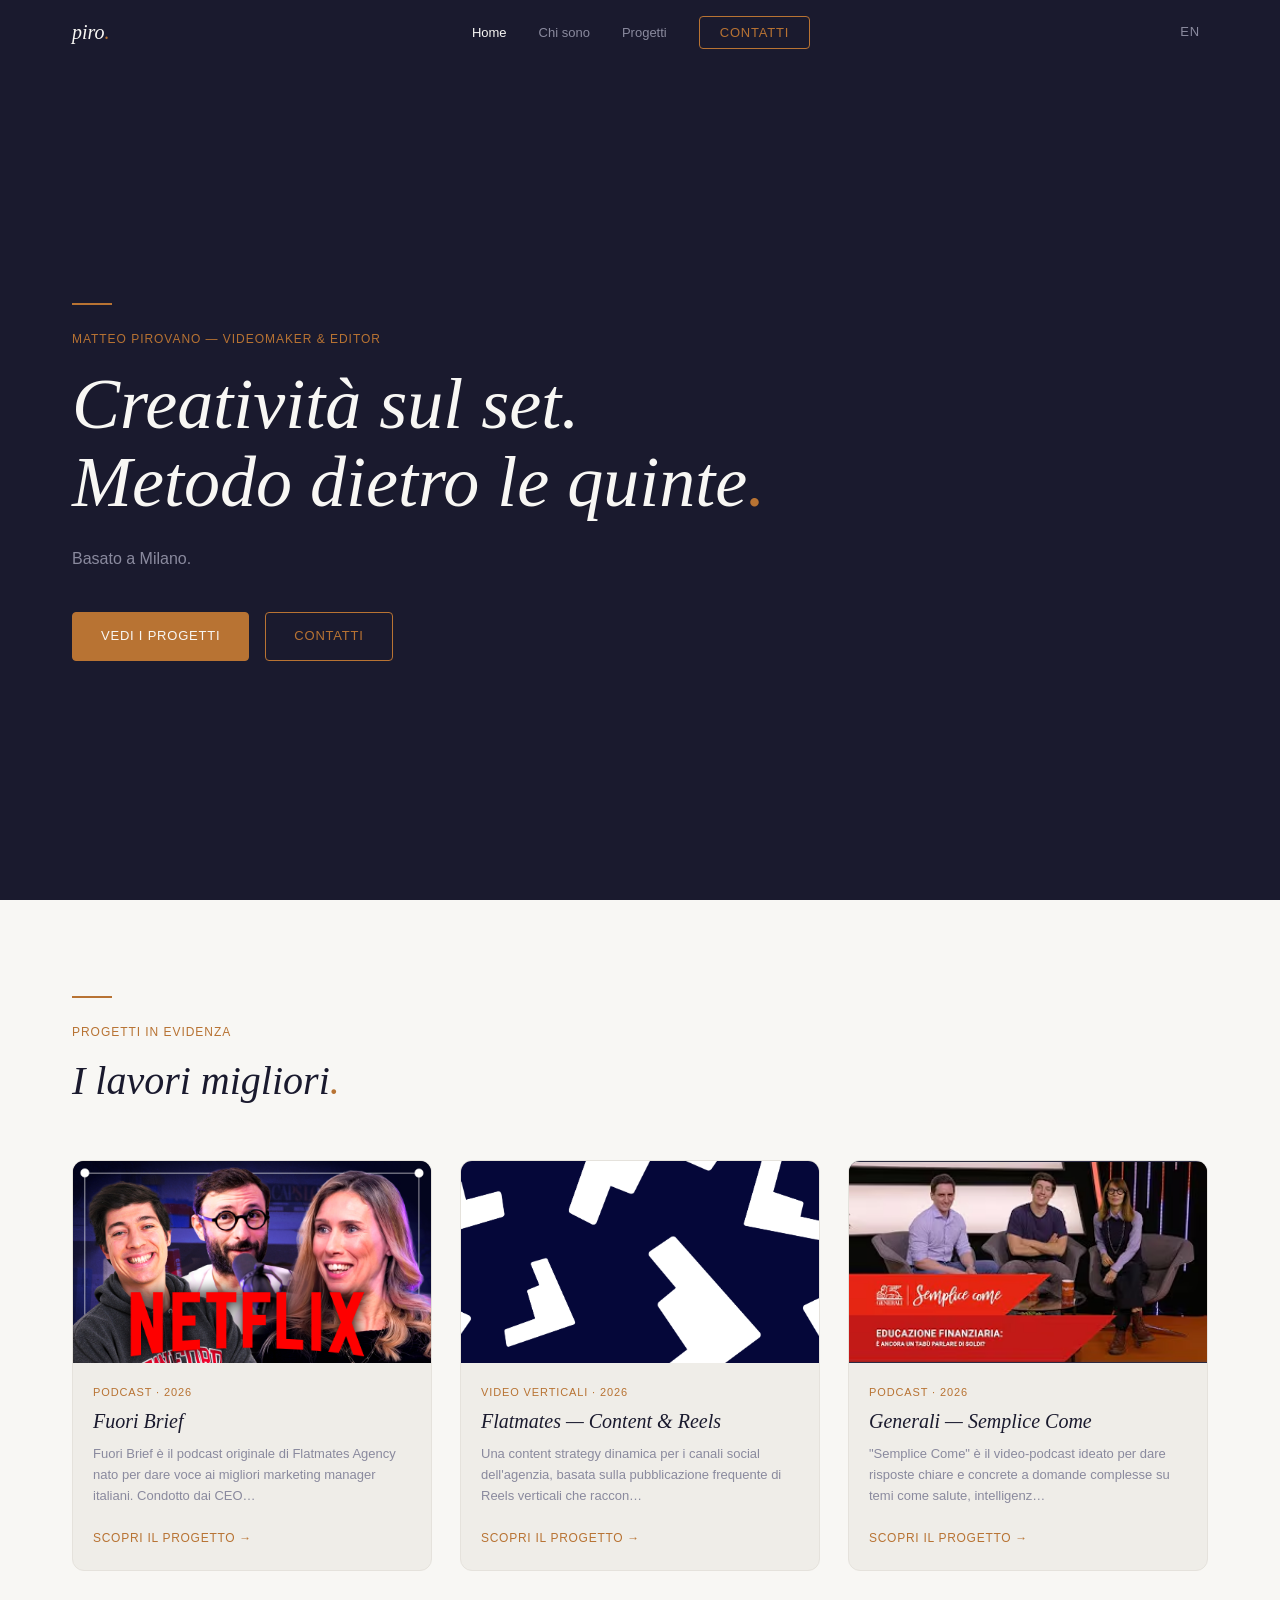
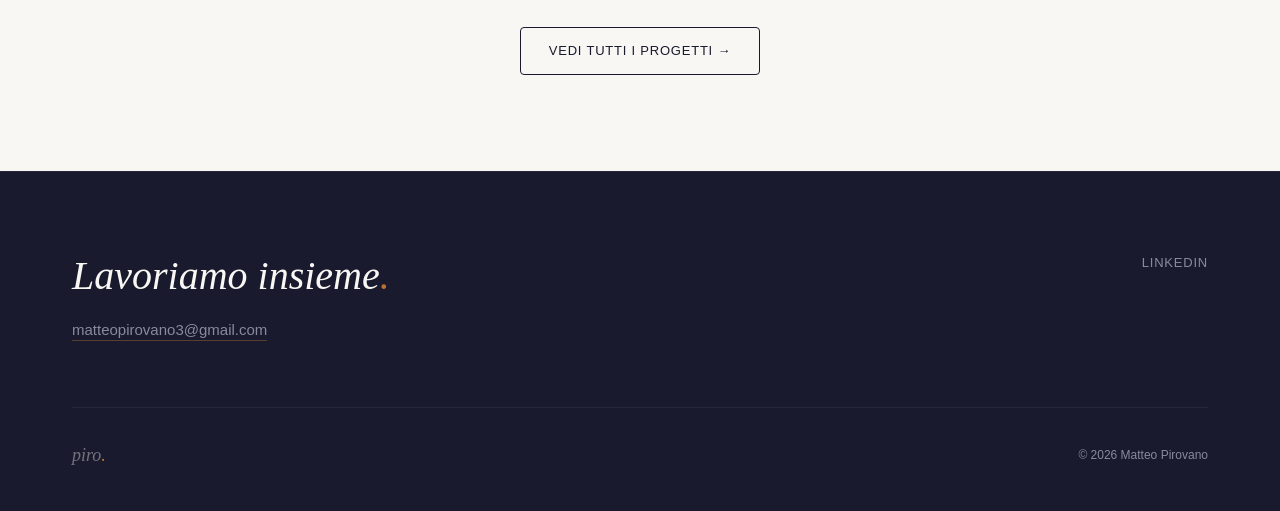
<file: index.html>
<!DOCTYPE html>
<html lang="it">
<head>
  <meta charset="UTF-8">
  <meta name="viewport" content="width=device-width, initial-scale=1.0">
  <title>piro. — Matteo Pirovano, Video Maker</title>
  <meta name="description" content="Portfolio di Matteo Pirovano — video maker specializzato in produzione di podcast, YouTube e social media. Basato a Milano.">
  <link rel="icon" type="image/png" sizes="32x32" href="favicon.png">
  <link rel="apple-touch-icon" sizes="180x180" href="apple-touch-icon.png">
  <link rel="stylesheet" href="css/style.css">
</head>
<body>

  <!-- ── Navigation ── -->
  <nav class="nav" id="nav">
    <div class="nav__inner container">
      <a href="index.html" class="nav__logo">piro<span class="copper-dot">.</span></a>
      <ul class="nav__links" id="navLinks">
        <li><a href="index.html" class="nav__link"
          data-it="Home" data-en="Home">Home</a></li>
        <li><a href="about.html" class="nav__link"
          data-it="Chi sono" data-en="About">Chi sono</a></li>
        <li><a href="projects.html" class="nav__link"
          data-it="Progetti" data-en="Projects">Progetti</a></li>
        <li><a href="contacts.html" class="nav__link nav__cta"
          data-it="Contatti" data-en="Contact">Contatti</a></li>
      </ul>
      <div class="nav__right">
        <button class="lang-toggle" id="langToggle" aria-label="Cambia lingua">
          <span id="langLabel">EN</span>
        </button>
        <button class="nav__hamburger" id="hamburger" aria-label="Menu" aria-expanded="false">
          <span></span><span></span><span></span>
        </button>
      </div>
    </div>
  </nav>

  <!-- ── Hero ── -->
  <section class="hero">
    <div class="container">
      <div class="section-divider"></div>
      <p class="overline"
        data-it="MATTEO PIROVANO — VIDEOMAKER &amp; EDITOR"
        data-en="MATTEO PIROVANO — VIDEOMAKER &amp; EDITOR">MATTEO PIROVANO — VIDEOMAKER &amp; EDITOR</p>
      <h1 class="hero__title">
        <span data-it="Creatività sul set." data-en="Creativity on set.">Creatività sul set.</span><br>
        <span data-it="Metodo dietro le quinte<span class=&quot;copper-dot&quot;>.</span>"
              data-en="Method behind the scenes<span class=&quot;copper-dot&quot;>.</span>">Metodo dietro le quinte<span class="copper-dot">.</span></span>
      </h1>
      <p class="hero__sub"
        data-it="Basato a Milano."
        data-en="Based in Milan.">
        Basato a Milano.
      </p>
      <div class="hero__cta">
        <a href="projects.html" class="btn btn--primary"
          data-it="Vedi i Progetti" data-en="View Projects">Vedi i Progetti</a>
        <a href="contacts.html" class="btn btn--secondary"
          data-it="Contatti" data-en="Contact">Contatti</a>
      </div>
    </div>
  </section>

  <!-- ── Showreel (temporaneamente disattivato — rimuovere i commenti per riattivare) ──
  <section class="reel">
    <div class="container">
      <div class="reel__wrapper">
        <div class="video-placeholder fade-in">
          <div class="video-placeholder__overlay">
            <button class="play-btn" aria-label="Play showreel">
              <svg viewBox="0 0 24 24" xmlns="http://www.w3.org/2000/svg" aria-hidden="true">
                <polygon points="6,3 20,12 6,21" fill="currentColor"/>
              </svg>
            </button>
            <p class="video-placeholder__label"
              data-it="SHOWREEL · 2025" data-en="SHOWREEL · 2025">SHOWREEL · 2025</p>
          </div>
        </div>
      </div>
    </div>
  </section>
  ──>

  <!-- ── Featured Projects ── -->
  <section class="section--light">
    <div class="container">
      <div class="section-header fade-in">
        <div class="section-divider"></div>
        <p class="overline"
          data-it="PROGETTI IN EVIDENZA" data-en="FEATURED WORK">PROGETTI IN EVIDENZA</p>
        <h2 class="section-title"
          data-it="I lavori migliori<span class=&quot;copper-dot&quot;>.</span>"
          data-en="The best work<span class=&quot;copper-dot&quot;>.</span>">
          I lavori migliori<span class="copper-dot">.</span>
        </h2>
      </div>
      <div class="cards-grid" id="featuredGrid">
        <!-- Populated by JS -->
      </div>
      <div class="section-footer fade-in">
        <a href="projects.html" class="btn btn--secondary--dark"
          data-it="Vedi tutti i progetti →" data-en="View all projects →">Vedi tutti i progetti →</a>
      </div>
    </div>
  </section>

  <!-- ── Footer ── -->
  <footer class="footer">
    <div class="container">
      <div class="footer__top">
        <div class="footer__left">
          <h2 class="footer__cta"
            data-it="Lavoriamo insieme<span class=&quot;copper-dot&quot;>.</span>"
            data-en="Let's work together<span class=&quot;copper-dot&quot;>.</span>">
            Lavoriamo insieme<span class="copper-dot">.</span>
          </h2>
          <a href="mailto:matteopirovano3@gmail.com" class="footer__email">matteopirovano3@gmail.com</a>
        </div>
        <div class="footer__right">
          <nav class="footer__socials" aria-label="Social links">
            <a href="https://www.linkedin.com/in/matteo-pirovano-8906a6246/" class="footer__social-link" target="_blank" rel="noopener">LinkedIn</a>
          </nav>
        </div>
      </div>
      <div class="footer__bottom">
        <a href="index.html" class="footer__logo">piro<span class="copper-dot">.</span></a>
        <p class="footer__copy"
          data-it="© 2026 Matteo Pirovano" data-en="© 2026 Matteo Pirovano">© 2026 Matteo Pirovano</p>
      </div>
    </div>
  </footer>

  <script src="js/data.js"></script>
  <script src="js/i18n.js"></script>
  <script src="js/main.js"></script>
</body>
</html>
</file>
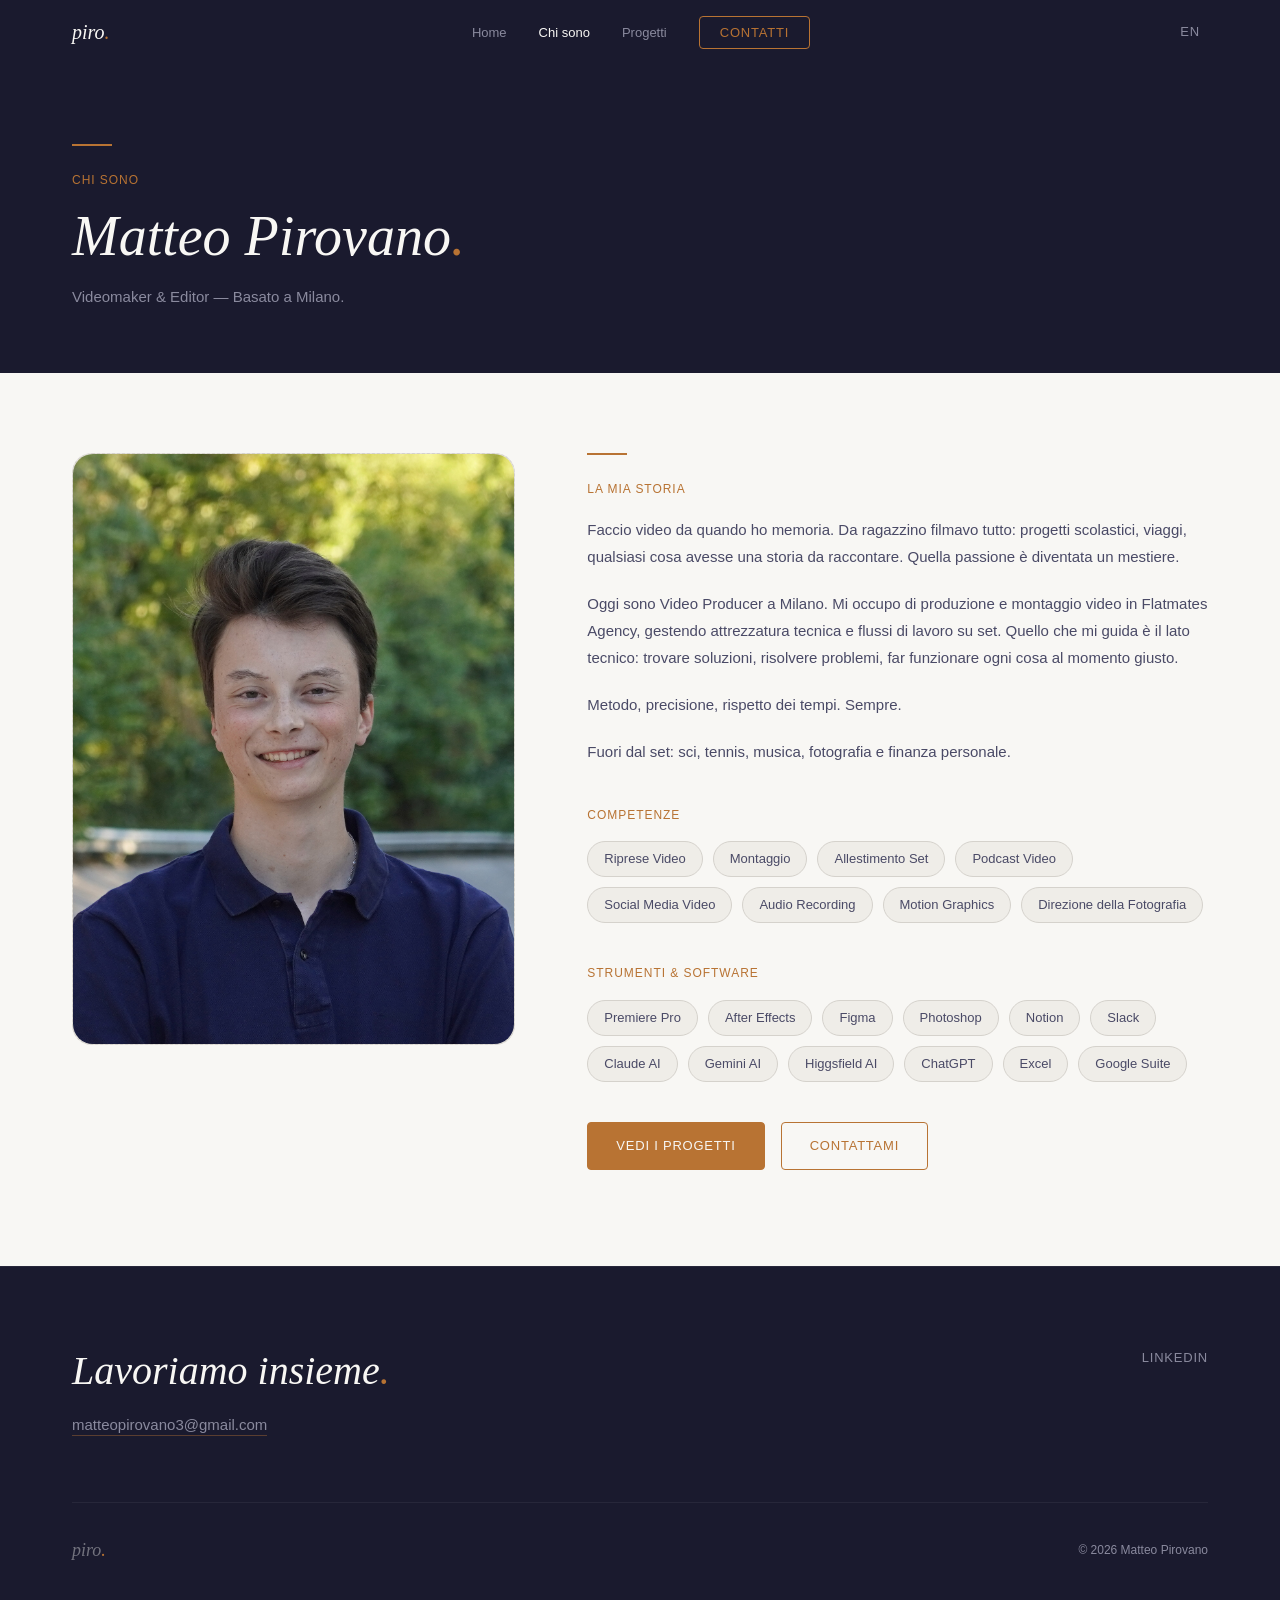
<file: about.html>
<!DOCTYPE html>
<html lang="it">
<head>
  <meta charset="UTF-8">
  <meta name="viewport" content="width=device-width, initial-scale=1.0">
  <title>piro. — Chi sono</title>
  <meta name="description" content="Chi è Matteo Pirovano — video maker e editor basato a Milano.">
  <link rel="icon" type="image/png" sizes="32x32" href="favicon.png">
  <link rel="apple-touch-icon" sizes="180x180" href="apple-touch-icon.png">
  <link rel="stylesheet" href="css/style.css">
</head>
<body>

  <!-- ── Navigation ── -->
  <nav class="nav" id="nav">
    <div class="nav__inner container">
      <a href="index.html" class="nav__logo">piro<span class="copper-dot">.</span></a>
      <ul class="nav__links" id="navLinks">
        <li><a href="index.html" class="nav__link"
          data-it="Home" data-en="Home">Home</a></li>
        <li><a href="about.html" class="nav__link"
          data-it="Chi sono" data-en="About">Chi sono</a></li>
        <li><a href="projects.html" class="nav__link"
          data-it="Progetti" data-en="Projects">Progetti</a></li>
        <li><a href="contacts.html" class="nav__link nav__cta"
          data-it="Contatti" data-en="Contact">Contatti</a></li>
      </ul>
      <div class="nav__right">
        <button class="lang-toggle" id="langToggle" aria-label="Cambia lingua">
          <span id="langLabel">EN</span>
        </button>
        <button class="nav__hamburger" id="hamburger" aria-label="Menu" aria-expanded="false">
          <span></span><span></span><span></span>
        </button>
      </div>
    </div>
  </nav>

  <!-- ── Page hero ── -->
  <section class="page-hero">
    <div class="container">
      <div class="section-divider"></div>
      <p class="overline"
        data-it="CHI SONO" data-en="ABOUT ME">CHI SONO</p>
      <h1 class="page-hero__title"
        data-it="Matteo Pirovano<span class=&quot;copper-dot&quot;>.</span>"
        data-en="Matteo Pirovano<span class=&quot;copper-dot&quot;>.">
        Matteo Pirovano<span class="copper-dot">.</span>
      </h1>
      <p class="page-hero__sub"
        data-it="Videomaker &amp; Editor — Basato a Milano."
        data-en="Videomaker &amp; Editor — Based in Milan.">
        Videomaker &amp; Editor — Basato a Milano.
      </p>
    </div>
  </section>

  <!-- ── About section ── -->
  <section class="about-section">
    <div class="container">

      <div class="about-grid">

        <!-- Photo -->
        <div class="about-photo fade-in">
          <div class="about-photo__placeholder">
            <img src="img/profile.jpg" alt="Matteo Pirovano">
          </div>
        </div>

        <!-- Bio -->
        <div class="about-bio fade-in">
          <div class="section-divider"></div>
          <p class="overline"
            data-it="LA MIA STORIA" data-en="MY STORY">LA MIA STORIA</p>

          <div class="about-bio__text">
            <p data-it="Faccio video da quando ho memoria. Da ragazzino filmavo tutto: progetti scolastici, viaggi, qualsiasi cosa avesse una storia da raccontare. Quella passione è diventata un mestiere."
               data-en="I've been making videos for as long as I can remember. As a kid I filmed everything: school projects, trips, anything that had a story worth telling. That passion became a profession.">
              Faccio video da quando ho memoria. Da ragazzino filmavo tutto: progetti scolastici, viaggi, qualsiasi cosa avesse una storia da raccontare. Quella passione è diventata un mestiere.
            </p>
            <p data-it="Oggi sono Video Producer a Milano. Mi occupo di produzione e montaggio video in Flatmates Agency, gestendo attrezzatura tecnica e flussi di lavoro su set. Quello che mi guida è il lato tecnico: trovare soluzioni, risolvere problemi, far funzionare ogni cosa al momento giusto."
               data-en="Today I'm a Video Producer based in Milan. I handle video production and editing at Flatmates Agency, managing technical equipment and on-set workflows. What drives me is the technical side: finding solutions, solving problems, making everything work at exactly the right moment.">
              Oggi sono Video Producer a Milano. Mi occupo di produzione e montaggio video in Flatmates Agency, gestendo attrezzatura tecnica e flussi di lavoro su set. Quello che mi guida è il lato tecnico: trovare soluzioni, risolvere problemi, far funzionare ogni cosa al momento giusto.
            </p>
            <p data-it="Metodo, precisione, rispetto dei tempi. Sempre."
               data-en="Method, precision, respect for deadlines. Always.">
              Metodo, precisione, rispetto dei tempi. Sempre.
            </p>
            <p data-it="Fuori dal set: sci, tennis, musica, fotografia e finanza personale."
               data-en="Off set: skiing, tennis, music, photography and personal finance.">
              Fuori dal set: sci, tennis, musica, fotografia e finanza personale.
            </p>
          </div>

          <div class="about-skills fade-in">
            <p class="overline" style="margin-top: 40px;"
              data-it="COMPETENZE" data-en="SKILLS">COMPETENZE</p>
            <div class="skills-list">
              <span class="skill-tag" data-it="Riprese Video" data-en="Video Shooting">Riprese Video</span>
              <span class="skill-tag" data-it="Montaggio" data-en="Video Editing">Montaggio</span>
              <span class="skill-tag" data-it="Allestimento Set" data-en="Set Design">Allestimento Set</span>
              <span class="skill-tag" data-it="Podcast Video" data-en="Video Podcast">Podcast Video</span>
              <span class="skill-tag" data-it="Social Media Video" data-en="Social Media Video">Social Media Video</span>
              <span class="skill-tag" data-it="Audio Recording" data-en="Audio Recording">Audio Recording</span>
              <span class="skill-tag" data-it="Motion Graphics" data-en="Motion Graphics">Motion Graphics</span>
              <span class="skill-tag" data-it="Direzione della Fotografia" data-en="Cinematography">Direzione della Fotografia</span>
            </div>
          </div>

          <div class="about-skills fade-in">
            <p class="overline" style="margin-top: 40px;"
              data-it="STRUMENTI &amp; SOFTWARE" data-en="TOOLS &amp; SOFTWARE">STRUMENTI &amp; SOFTWARE</p>
            <div class="skills-list">
              <span class="skill-tag">Premiere Pro</span>
              <span class="skill-tag">After Effects</span>
              <span class="skill-tag">Figma</span>
              <span class="skill-tag">Photoshop</span>
              <span class="skill-tag">Notion</span>
              <span class="skill-tag">Slack</span>
              <span class="skill-tag">Claude AI</span>
              <span class="skill-tag">Gemini AI</span>
              <span class="skill-tag">Higgsfield AI</span>
              <span class="skill-tag">ChatGPT</span>
              <span class="skill-tag">Excel</span>
              <span class="skill-tag">Google Suite</span>
            </div>
          </div>

          <div class="about-cta fade-in">
            <a href="projects.html" class="btn btn--primary"
              data-it="Vedi i Progetti" data-en="View Projects">Vedi i Progetti</a>
            <a href="contacts.html" class="btn btn--secondary"
              data-it="Contattami" data-en="Get in touch">Contattami</a>
          </div>
        </div>

      </div>
    </div>
  </section>

  <!-- ── Footer ── -->
  <footer class="footer">
    <div class="container">
      <div class="footer__top">
        <div class="footer__left">
          <h2 class="footer__cta"
            data-it="Lavoriamo insieme<span class=&quot;copper-dot&quot;>.</span>"
            data-en="Let's work together<span class=&quot;copper-dot&quot;>.</span>">
            Lavoriamo insieme<span class="copper-dot">.</span>
          </h2>
          <a href="mailto:matteopirovano3@gmail.com" class="footer__email">matteopirovano3@gmail.com</a>
        </div>
        <div class="footer__right">
          <nav class="footer__socials" aria-label="Social links">
            <a href="https://www.linkedin.com/in/matteo-pirovano-8906a6246/" class="footer__social-link" target="_blank" rel="noopener">LinkedIn</a>
          </nav>
        </div>
      </div>
      <div class="footer__bottom">
        <a href="index.html" class="footer__logo">piro<span class="copper-dot">.</span></a>
        <p class="footer__copy"
          data-it="© 2026 Matteo Pirovano" data-en="© 2026 Matteo Pirovano">© 2026 Matteo Pirovano</p>
      </div>
    </div>
  </footer>

  <script src="js/data.js"></script>
  <script src="js/i18n.js"></script>
  <script src="js/main.js"></script>
</body>
</html>
</file>
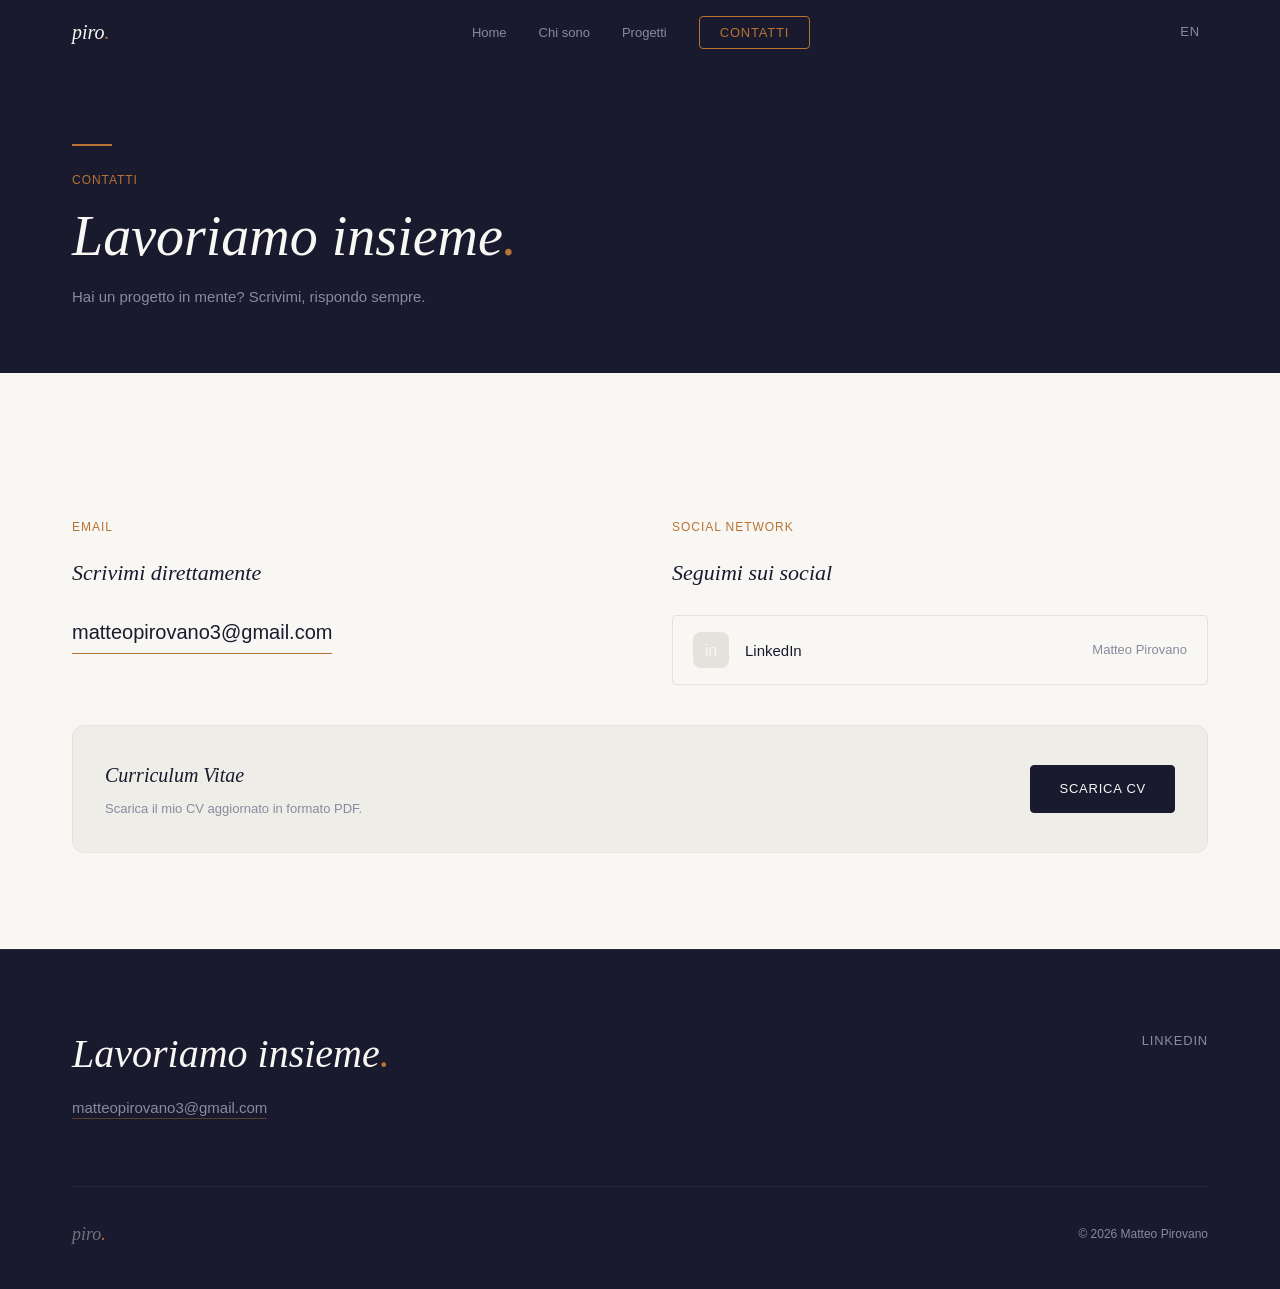
<file: contacts.html>
<!DOCTYPE html>
<html lang="it">
<head>
  <meta charset="UTF-8">
  <meta name="viewport" content="width=device-width, initial-scale=1.0">
  <title>piro. — Contatti</title>
  <meta name="description" content="Contatta Matteo Pirovano — video maker a Milano. Email, social e curriculum.">
  <link rel="icon" type="image/png" sizes="32x32" href="favicon.png">
  <link rel="apple-touch-icon" sizes="180x180" href="apple-touch-icon.png">
  <link rel="stylesheet" href="css/style.css">
</head>
<body>

  <!-- ── Navigation ── -->
  <nav class="nav" id="nav">
    <div class="nav__inner container">
      <a href="index.html" class="nav__logo">piro<span class="copper-dot">.</span></a>
      <ul class="nav__links" id="navLinks">
        <li><a href="index.html" class="nav__link"
          data-it="Home" data-en="Home">Home</a></li>
        <li><a href="about.html" class="nav__link"
          data-it="Chi sono" data-en="About">Chi sono</a></li>
        <li><a href="projects.html" class="nav__link"
          data-it="Progetti" data-en="Projects">Progetti</a></li>
        <li><a href="contacts.html" class="nav__link nav__cta"
          data-it="Contatti" data-en="Contact">Contatti</a></li>
      </ul>
      <div class="nav__right">
        <button class="lang-toggle" id="langToggle" aria-label="Cambia lingua">
          <span id="langLabel">EN</span>
        </button>
        <button class="nav__hamburger" id="hamburger" aria-label="Menu" aria-expanded="false">
          <span></span><span></span><span></span>
        </button>
      </div>
    </div>
  </nav>

  <!-- ── Page hero ── -->
  <section class="page-hero">
    <div class="container">
      <div class="section-divider"></div>
      <p class="overline"
        data-it="CONTATTI" data-en="CONTACT">CONTATTI</p>
      <h1 class="page-hero__title"
        data-it="Lavoriamo insieme<span class=&quot;copper-dot&quot;>.</span>"
        data-en="Let's work together<span class=&quot;copper-dot&quot;>.</span>">
        Lavoriamo insieme<span class="copper-dot">.</span>
      </h1>
      <p class="page-hero__sub"
        data-it="Hai un progetto in mente? Scrivimi, rispondo sempre."
        data-en="Have a project in mind? Write to me, I always reply.">
        Hai un progetto in mente? Scrivimi, rispondo sempre.
      </p>
    </div>
  </section>

  <!-- ── Contacts section ── -->
  <section class="contacts-section">
    <div class="container">

      <div class="contacts-grid">

        <!-- Email block -->
        <div class="fade-in">
          <p class="contacts-block__label"
            data-it="EMAIL" data-en="EMAIL">EMAIL</p>
          <h2 class="contacts-block__title"
            data-it="Scrivimi direttamente" data-en="Write to me directly">Scrivimi direttamente</h2>
          <a href="mailto:matteopirovano3@gmail.com" class="contacts-block__email">matteopirovano3@gmail.com</a>
        </div>

        <!-- Social block -->
        <div class="fade-in">
          <p class="contacts-block__label"
            data-it="SOCIAL NETWORK" data-en="SOCIAL NETWORK">SOCIAL NETWORK</p>
          <h2 class="contacts-block__title"
            data-it="Seguimi sui social" data-en="Follow me on social">Seguimi sui social</h2>
          <ul class="social-list">
            <li>
              <a href="https://www.linkedin.com/in/matteo-pirovano-8906a6246/" class="social-item" target="_blank" rel="noopener">
                <span class="social-item__icon">in</span>
                <span class="social-item__name">LinkedIn</span>
                <span class="social-item__handle">Matteo Pirovano</span>
              </a>
            </li>
          </ul>
        </div>

      </div>

      <!-- CV block -->
      <div class="cv-block fade-in">
        <div class="cv-block__text">
          <h3 class="cv-block__title"
            data-it="Curriculum Vitae" data-en="Curriculum Vitae">Curriculum Vitae</h3>
          <p class="cv-block__sub"
            data-it="Scarica il mio CV aggiornato in formato PDF."
            data-en="Download my updated CV in PDF format.">
            Scarica il mio CV aggiornato in formato PDF.
          </p>
        </div>
        <a href="matteo-pirovano-cv.pdf" class="btn btn--primary--dark" target="_blank" rel="noopener"
          data-it="Scarica CV" data-en="Download CV">Scarica CV</a>
      </div>

    </div>
  </section>

  <!-- ── Footer ── -->
  <footer class="footer">
    <div class="container">
      <div class="footer__top">
        <div class="footer__left">
          <h2 class="footer__cta"
            data-it="Lavoriamo insieme<span class=&quot;copper-dot&quot;>.</span>"
            data-en="Let's work together<span class=&quot;copper-dot&quot;>.</span>">
            Lavoriamo insieme<span class="copper-dot">.</span>
          </h2>
          <a href="mailto:matteopirovano3@gmail.com" class="footer__email">matteopirovano3@gmail.com</a>
        </div>
        <div class="footer__right">
          <nav class="footer__socials" aria-label="Social links">
            <a href="https://www.linkedin.com/in/matteo-pirovano-8906a6246/" class="footer__social-link" target="_blank" rel="noopener">LinkedIn</a>
          </nav>
        </div>
      </div>
      <div class="footer__bottom">
        <a href="index.html" class="footer__logo">piro<span class="copper-dot">.</span></a>
        <p class="footer__copy"
          data-it="© 2026 Matteo Pirovano" data-en="© 2026 Matteo Pirovano">© 2026 Matteo Pirovano</p>
      </div>
    </div>
  </footer>

  <script src="js/data.js"></script>
  <script src="js/i18n.js"></script>
  <script src="js/main.js"></script>
</body>
</html>
</file>
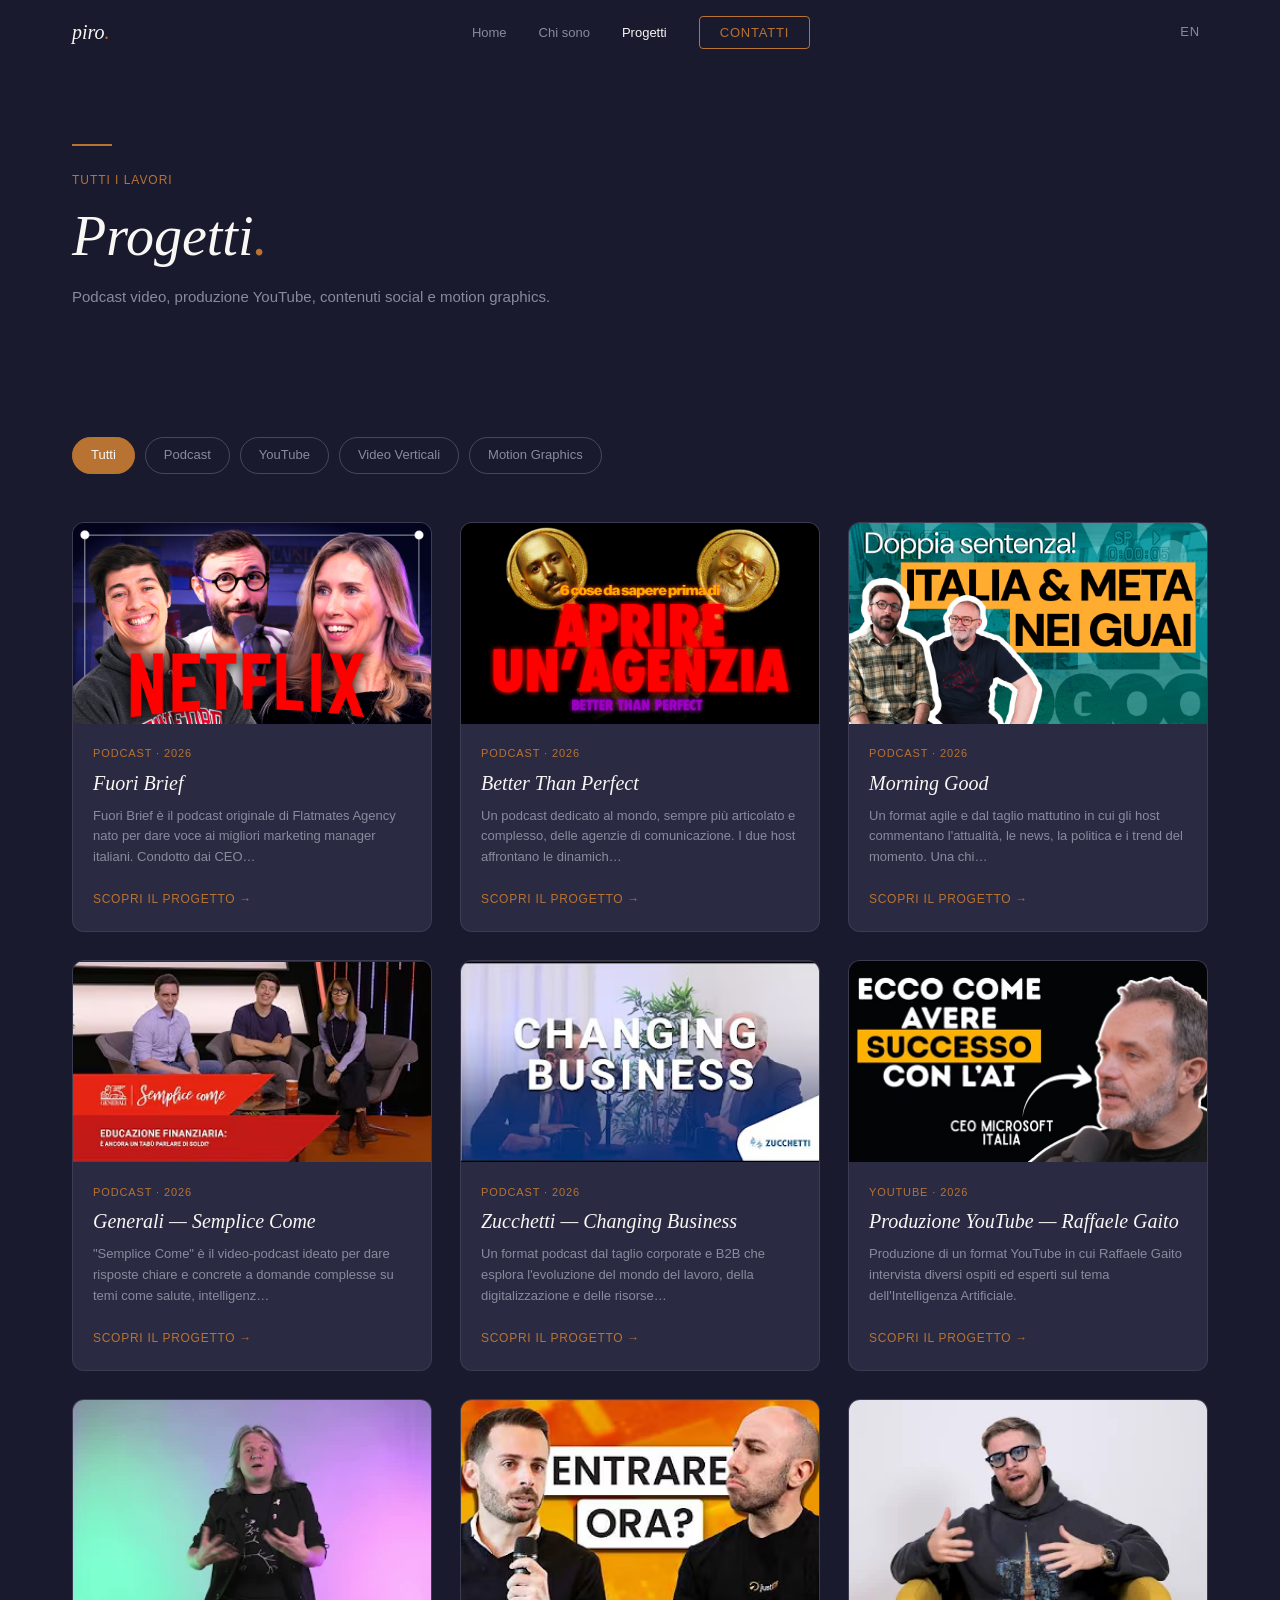
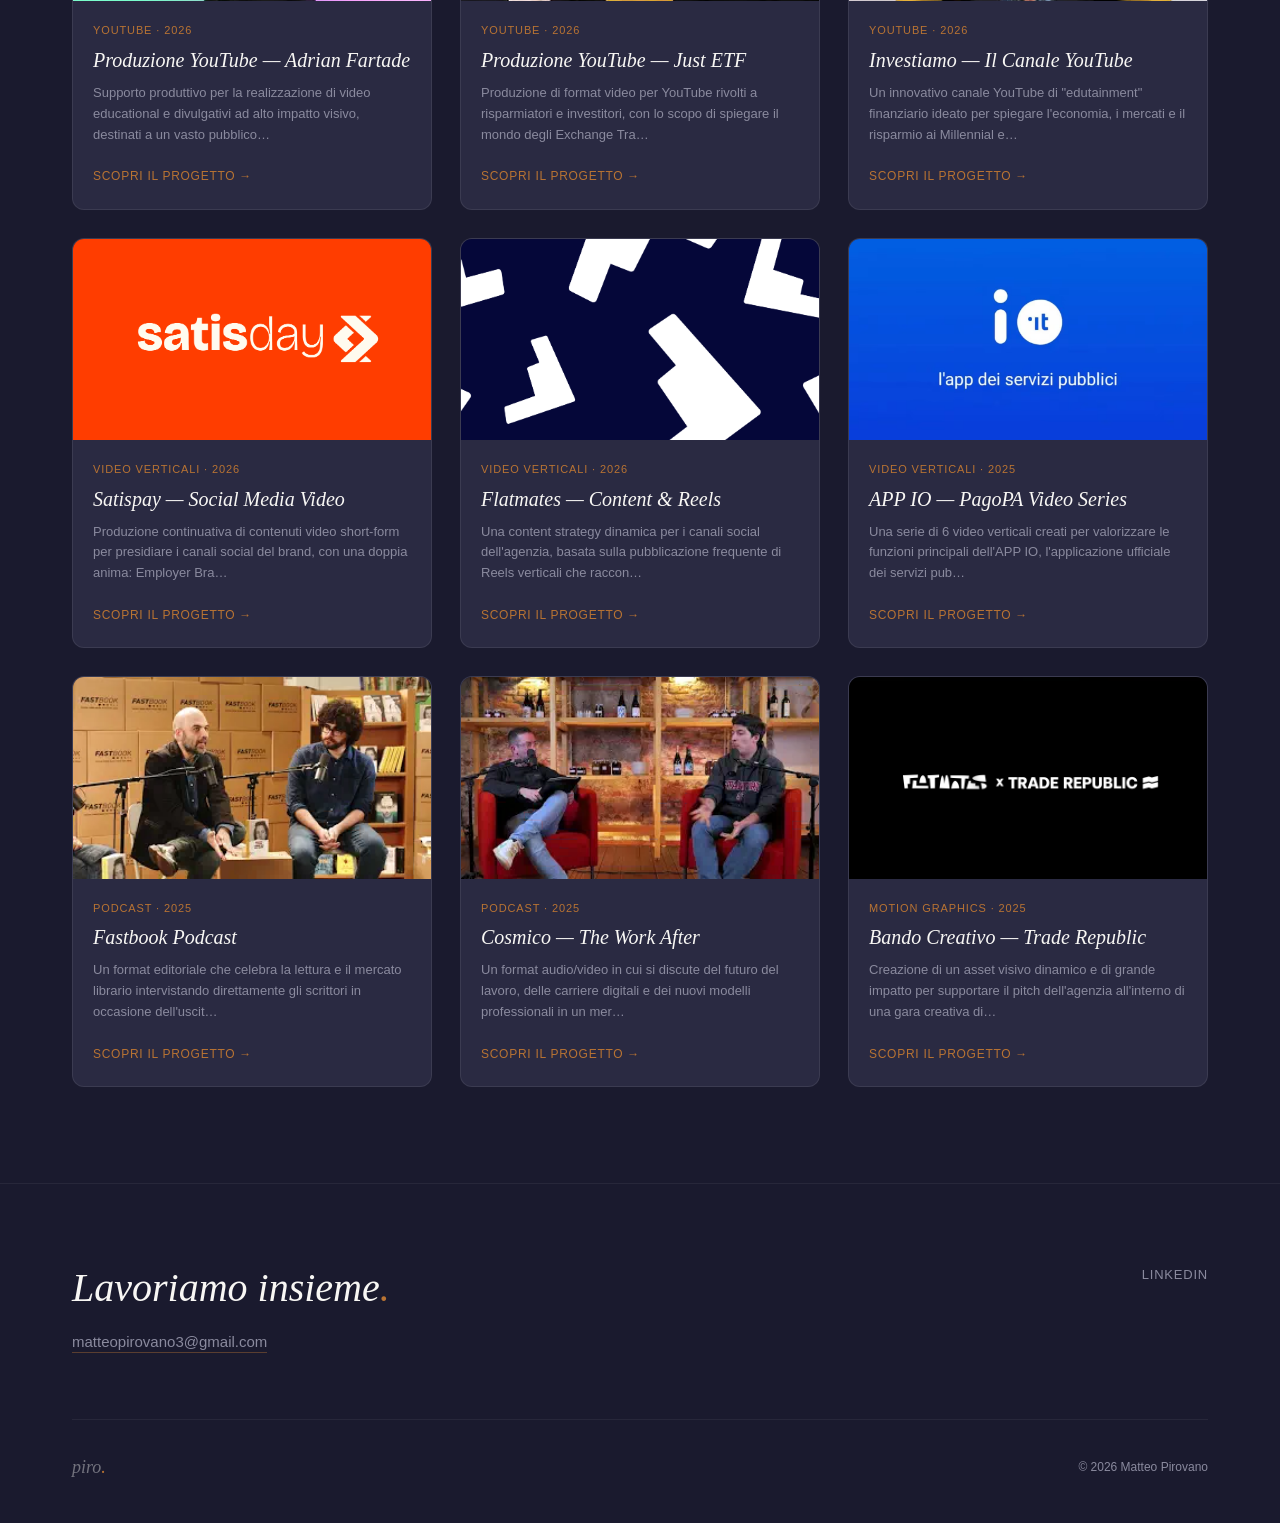
<file: projects.html>
<!DOCTYPE html>
<html lang="it">
<head>
  <meta charset="UTF-8">
  <meta name="viewport" content="width=device-width, initial-scale=1.0">
  <title>piro. — Progetti</title>
  <meta name="description" content="Tutti i progetti di Matteo Pirovano: podcast, YouTube, social media, motion graphics.">
  <link rel="icon" type="image/png" sizes="32x32" href="favicon.png">
  <link rel="apple-touch-icon" sizes="180x180" href="apple-touch-icon.png">
  <link rel="stylesheet" href="css/style.css">
</head>
<body>

  <!-- ── Navigation ── -->
  <nav class="nav" id="nav">
    <div class="nav__inner container">
      <a href="index.html" class="nav__logo">piro<span class="copper-dot">.</span></a>
      <ul class="nav__links" id="navLinks">
        <li><a href="index.html" class="nav__link"
          data-it="Home" data-en="Home">Home</a></li>
        <li><a href="about.html" class="nav__link"
          data-it="Chi sono" data-en="About">Chi sono</a></li>
        <li><a href="projects.html" class="nav__link"
          data-it="Progetti" data-en="Projects">Progetti</a></li>
        <li><a href="contacts.html" class="nav__link nav__cta"
          data-it="Contatti" data-en="Contact">Contatti</a></li>
      </ul>
      <div class="nav__right">
        <button class="lang-toggle" id="langToggle" aria-label="Cambia lingua">
          <span id="langLabel">EN</span>
        </button>
        <button class="nav__hamburger" id="hamburger" aria-label="Menu" aria-expanded="false">
          <span></span><span></span><span></span>
        </button>
      </div>
    </div>
  </nav>

  <!-- ── Page hero ── -->
  <section class="page-hero">
    <div class="container">
      <div class="section-divider"></div>
      <p class="overline"
        data-it="TUTTI I LAVORI" data-en="ALL WORK">TUTTI I LAVORI</p>
      <h1 class="page-hero__title"
        data-it="Progetti<span class=&quot;copper-dot&quot;>.</span>"
        data-en="Projects<span class=&quot;copper-dot&quot;>.</span>">
        Progetti<span class="copper-dot">.</span>
      </h1>
      <p class="page-hero__sub"
        data-it="Podcast video, produzione YouTube, contenuti social e motion graphics."
        data-en="Video podcasts, YouTube production, social content and motion graphics.">
        Podcast video, produzione YouTube, contenuti social e motion graphics.
      </p>
    </div>
  </section>

  <!-- ── Projects grid ── -->
  <section class="projects-section">
    <div class="container">

      <!-- Filter bar -->
      <div class="filter-bar" id="filterBar">
        <button class="filter-pill active" data-filter="all"
          data-it="Tutti" data-en="All">Tutti</button>
        <button class="filter-pill" data-filter="podcast"
          data-it="Podcast" data-en="Podcast">Podcast</button>
        <button class="filter-pill" data-filter="youtube"
          data-it="YouTube" data-en="YouTube">YouTube</button>
        <button class="filter-pill" data-filter="video verticali"
          data-it="Video Verticali" data-en="Vertical Video">Video Verticali</button>
        <button class="filter-pill" data-filter="motion graphics"
          data-it="Motion Graphics" data-en="Motion Graphics">Motion Graphics</button>
      </div>

      <!-- Cards -->
      <div class="cards-grid" id="projectsGrid">
        <!-- Populated by JS -->
      </div>

    </div>
  </section>

  <!-- ── Footer ── -->
  <footer class="footer">
    <div class="container">
      <div class="footer__top">
        <div class="footer__left">
          <h2 class="footer__cta"
            data-it="Lavoriamo insieme<span class=&quot;copper-dot&quot;>.</span>"
            data-en="Let's work together<span class=&quot;copper-dot&quot;>.</span>">
            Lavoriamo insieme<span class="copper-dot">.</span>
          </h2>
          <a href="mailto:matteopirovano3@gmail.com" class="footer__email">matteopirovano3@gmail.com</a>
        </div>
        <div class="footer__right">
          <nav class="footer__socials" aria-label="Social links">
            <a href="https://www.linkedin.com/in/matteo-pirovano-8906a6246/" class="footer__social-link" target="_blank" rel="noopener">LinkedIn</a>
          </nav>
        </div>
      </div>
      <div class="footer__bottom">
        <a href="index.html" class="footer__logo">piro<span class="copper-dot">.</span></a>
        <p class="footer__copy"
          data-it="© 2026 Matteo Pirovano" data-en="© 2026 Matteo Pirovano">© 2026 Matteo Pirovano</p>
      </div>
    </div>
  </footer>

  <script src="js/data.js"></script>
  <script src="js/i18n.js"></script>
  <script src="js/main.js"></script>
</body>
</html>
</file>
<file: css/style.css>
/* ── Reset & base ───────────────────────────────────────────────── */
*, *::before, *::after { box-sizing: border-box; margin: 0; padding: 0; }

:root {
  --ink:        #1A1A2E;
  --ink-700:    #2A2A42;
  --ink-500:    #4A4A66;
  --ink-300:    #8A8A9E;
  --snow:       #F8F7F4;
  --snow-200:   #EFEDE8;
  --snow-300:   #E5E2DC;
  --snow-400:   #D5D2CC;
  --copper:     #B87333;
  --copper-300: #D4A06A;
  --copper-600: #9A5F2A;

  --serif: Georgia, 'Times New Roman', serif;
  --sans:  'Helvetica Neue', Helvetica, Arial, sans-serif;

  --nav-h:    64px;
  --max-w:    1200px;
  --radius-c: 12px;
  --radius-b: 4px;
  --trans:    all 0.2s ease;
  --trans-s:  all 0.3s ease;
}

html { font-size: 16px; scroll-behavior: smooth; }

body {
  font-family: var(--sans);
  background: var(--ink);
  color: var(--snow);
  line-height: 1.7;
  -webkit-font-smoothing: antialiased;
}

a { color: inherit; text-decoration: none; }
img { display: block; max-width: 100%; }
ul { list-style: none; }
button { cursor: pointer; border: none; background: none; font: inherit; }

/* ── Layout ─────────────────────────────────────────────────────── */
.container {
  width: 100%;
  max-width: var(--max-w);
  margin: 0 auto;
  padding: 0 32px;
}

@media (max-width: 600px) {
  .container { padding: 0 20px; }
}

/* ── Typography ─────────────────────────────────────────────────── */
.overline {
  font-family: var(--sans);
  font-size: 12px;
  font-weight: 400;
  text-transform: uppercase;
  letter-spacing: 0.08em;
  color: var(--copper);
  display: block;
  margin-bottom: 16px;
}

h1, h2, h3 { font-family: var(--serif); font-style: italic; font-weight: normal; }

.copper-dot { color: var(--copper); }

/* ── Section divider ────────────────────────────────────────────── */
.section-divider {
  display: flex;
  align-items: center;
  gap: 0;
  margin-bottom: 24px;
}
.section-divider::before {
  content: '';
  display: block;
  width: 40px;
  height: 2px;
  background: var(--copper);
  margin-right: 0;
}

/* ── Navigation ─────────────────────────────────────────────────── */
.nav {
  position: fixed;
  top: 0; left: 0; right: 0;
  z-index: 100;
  height: var(--nav-h);
  background: var(--ink);
  transition: var(--trans);
}

.nav--scrolled {
  background: rgba(26, 26, 46, 0.88);
  backdrop-filter: blur(12px);
  -webkit-backdrop-filter: blur(12px);
  border-bottom: 1px solid rgba(248,247,244,0.06);
}

.nav__inner {
  height: 100%;
  display: flex;
  align-items: center;
  justify-content: space-between;
}

.nav__logo {
  font-family: var(--serif);
  font-style: italic;
  font-size: 20px;
  color: var(--snow);
  flex-shrink: 0;
}

.nav__links {
  display: flex;
  align-items: center;
  gap: 32px;
}

.nav__link {
  font-family: var(--sans);
  font-size: 13px;
  font-weight: 300;
  color: var(--ink-300);
  transition: var(--trans);
  white-space: nowrap;
}
.nav__link:hover,
.nav__link--active { color: var(--snow); font-weight: 400; }

.nav__cta {
  padding: 8px 20px;
  border: 1px solid var(--copper);
  border-radius: var(--radius-b);
  color: var(--copper) !important;
  font-weight: 400 !important;
  font-size: 13px;
  text-transform: uppercase;
  letter-spacing: 0.06em;
  transition: var(--trans);
}
.nav__cta:hover { background: var(--copper); color: var(--snow) !important; }

.nav__right {
  display: flex;
  align-items: center;
  gap: 16px;
}

.lang-toggle {
  font-family: var(--sans);
  font-size: 13px;
  font-weight: 400;
  color: var(--ink-300);
  text-transform: uppercase;
  letter-spacing: 0.06em;
  padding: 4px 8px;
  border-radius: var(--radius-b);
  transition: var(--trans);
}
.lang-toggle:hover { color: var(--snow); }

/* Hamburger */
.nav__hamburger {
  display: none;
  flex-direction: column;
  justify-content: space-between;
  width: 24px;
  height: 16px;
  padding: 0;
}
.nav__hamburger span {
  display: block;
  width: 100%;
  height: 1.5px;
  background: var(--snow);
  transition: var(--trans);
  transform-origin: center;
}
.nav__hamburger--open span:nth-child(1) { transform: translateY(7px) rotate(45deg); }
.nav__hamburger--open span:nth-child(2) { opacity: 0; }
.nav__hamburger--open span:nth-child(3) { transform: translateY(-7px) rotate(-45deg); }

@media (max-width: 768px) {
  .nav__hamburger { display: flex; }
  .nav__links {
    position: fixed;
    top: var(--nav-h); right: 0;
    width: 260px;
    height: calc(100vh - var(--nav-h));
    background: var(--ink-700);
    flex-direction: column;
    align-items: flex-start;
    padding: 40px 32px;
    gap: 28px;
    transform: translateX(100%);
    transition: transform 0.3s ease;
    border-left: 1px solid rgba(248,247,244,0.08);
  }
  .nav__links--open { transform: translateX(0); }
  .nav__link { font-size: 16px; }
}

/* ── Hero ───────────────────────────────────────────────────────── */
.hero {
  padding: calc(var(--nav-h) + 80px) 0 80px;
  background: var(--ink);
  min-height: 100vh;
  display: flex;
  align-items: center;
}

.hero__title {
  font-size: clamp(40px, 6vw, 72px);
  line-height: 1.08;
  color: var(--snow);
  margin-bottom: 24px;
  max-width: 780px;
}

.hero__sub {
  font-family: var(--sans);
  font-size: 16px;
  line-height: 1.7;
  color: var(--ink-300);
  max-width: 480px;
  margin-bottom: 40px;
}

.hero__cta {
  display: flex;
  gap: 16px;
  flex-wrap: wrap;
}

/* ── Buttons ────────────────────────────────────────────────────── */
.btn {
  display: inline-block;
  padding: 12px 28px;
  font-family: var(--sans);
  font-size: 13px;
  font-weight: 400;
  text-transform: uppercase;
  letter-spacing: 0.06em;
  border-radius: var(--radius-b);
  transition: var(--trans);
  border: 1px solid transparent;
  white-space: nowrap;
}

/* Primary on dark bg */
.btn--primary {
  background: var(--copper);
  color: var(--snow);
  border-color: var(--copper);
}
.btn--primary:hover { opacity: 0.85; transform: translateY(-1px); }
.btn--primary:active { opacity: 1; transform: scale(0.98); }

/* Secondary on dark bg */
.btn--secondary {
  background: transparent;
  color: var(--copper);
  border-color: var(--copper);
}
.btn--secondary:hover { opacity: 0.85; transform: translateY(-1px); }

/* Secondary on light bg */
.btn--secondary--dark {
  display: inline-block;
  padding: 12px 28px;
  font-family: var(--sans);
  font-size: 13px;
  font-weight: 400;
  text-transform: uppercase;
  letter-spacing: 0.06em;
  border-radius: var(--radius-b);
  transition: var(--trans);
  background: transparent;
  color: var(--ink);
  border: 1px solid var(--ink);
}
.btn--secondary--dark:hover { background: var(--ink); color: var(--snow); transform: translateY(-1px); }

/* Primary on light bg */
.btn--primary--dark {
  display: inline-block;
  padding: 12px 28px;
  font-family: var(--sans);
  font-size: 13px;
  font-weight: 400;
  text-transform: uppercase;
  letter-spacing: 0.06em;
  border-radius: var(--radius-b);
  transition: var(--trans);
  background: var(--ink);
  color: var(--snow);
  border: 1px solid var(--ink);
}
.btn--primary--dark:hover { opacity: 0.85; transform: translateY(-1px); }

/* ── Reel section ───────────────────────────────────────────────── */
.reel {
  background: var(--ink);
  padding: 0 0 96px;
}

.reel__wrapper { max-width: 900px; margin: 0 auto; }

.video-placeholder {
  position: relative;
  width: 100%;
  aspect-ratio: 16/9;
  background: var(--ink-700);
  border-radius: var(--radius-c);
  overflow: hidden;
  border: 1px solid rgba(184, 115, 51, 0.2);
}

.video-placeholder::before {
  content: '';
  position: absolute;
  inset: 0;
  background: radial-gradient(ellipse at center, rgba(184,115,51,0.07) 0%, transparent 70%);
}

.video-placeholder__overlay {
  position: absolute;
  inset: 0;
  display: flex;
  flex-direction: column;
  align-items: center;
  justify-content: center;
  gap: 20px;
}

.play-btn {
  width: 72px;
  height: 72px;
  border-radius: 50%;
  background: rgba(184,115,51,0.15);
  border: 2px solid var(--copper);
  display: flex;
  align-items: center;
  justify-content: center;
  color: var(--copper);
  font-size: 24px;
  transition: var(--trans);
  padding-left: 4px;
}
.play-btn:hover { background: var(--copper); color: var(--snow); transform: scale(1.08); }

.play-btn svg { width: 24px; height: 24px; }

.video-placeholder__label {
  font-family: var(--sans);
  font-size: 12px;
  text-transform: uppercase;
  letter-spacing: 0.12em;
  color: var(--ink-300);
}

/* ── Featured / Section light ───────────────────────────────────── */
.section--light {
  background: var(--snow);
  color: var(--ink);
  padding: 96px 0;
}

.section--dark {
  background: var(--ink);
  padding: 96px 0;
}

.section-header { margin-bottom: 56px; }

.section-header .section-divider::before { background: var(--copper); }

.section-title {
  font-size: clamp(28px, 4vw, 40px);
  line-height: 1.15;
  color: var(--ink);
  margin-top: 8px;
}

.section-title--light { color: var(--snow); }

.section-footer {
  margin-top: 56px;
  text-align: center;
}

/* ── Cards grid ─────────────────────────────────────────────────── */
.cards-grid {
  display: grid;
  grid-template-columns: repeat(auto-fill, minmax(280px, 1fr));
  gap: 28px;
}

/* ── Card ───────────────────────────────────────────────────────── */
.card {
  border-radius: var(--radius-c);
  overflow: hidden;
  background: var(--snow-200);
  border: 1px solid var(--snow-300);
  transition: var(--trans-s);
}

.section--dark .card,
.projects-section .card {
  background: var(--ink-700);
  border-color: rgba(248,247,244,0.08);
}

.card:hover {
  transform: translateY(-4px);
  box-shadow: 0 12px 40px rgba(0, 0, 0, 0.18);
}

.card__link { display: block; height: 100%; }

.card__image {
  width: 100%;
  aspect-ratio: 16/9;
  overflow: hidden;
  background: var(--ink-700);
}

.card__image img {
  width: 100%;
  height: 100%;
  object-fit: contain;
  display: block;
  transition: transform 0.4s ease;
}

.card:hover .card__image img { transform: scale(1.03); }

.card__image-inner {
  width: 100%;
  height: 100%;
  background: var(--ink-500);
  display: flex;
  align-items: center;
  justify-content: center;
  position: relative;
}

.card__play {
  font-size: 28px;
  color: rgba(184,115,51,0.6);
  transition: var(--trans);
}
.card:hover .card__play { color: var(--copper); transform: scale(1.15); }

.card__play--lg { font-size: 48px; }


.card__content { padding: 20px; }

.card__category {
  margin-bottom: 8px;
  font-size: 11px;
  color: var(--copper);
}

.card__title {
  font-family: var(--serif);
  font-style: italic;
  font-size: 20px;
  line-height: 1.25;
  color: var(--ink);
  margin-bottom: 10px;
}

/* Dark bg cards (projects page + dark sections) */
.section--dark .card__title,
.projects-section .card__title { color: var(--snow); }

.card__desc {
  font-family: var(--sans);
  font-size: 13px;
  line-height: 1.6;
  color: var(--ink-300);
  margin-bottom: 16px;
}

.section--dark .card__desc { color: rgba(248,247,244,0.55); }

.card__cta-text {
  font-family: var(--sans);
  font-size: 12px;
  text-transform: uppercase;
  letter-spacing: 0.06em;
  color: var(--copper);
}

/* ── Page hero (for inner pages) ────────────────────────────────── */
.page-hero {
  padding: calc(var(--nav-h) + 80px) 0 64px;
  background: var(--ink);
}

.page-hero__title {
  font-size: clamp(32px, 5vw, 56px);
  line-height: 1.1;
  color: var(--snow);
  max-width: 600px;
}

.page-hero__sub {
  font-family: var(--sans);
  font-size: 15px;
  color: var(--ink-300);
  margin-top: 16px;
  max-width: 480px;
}

/* ── Projects page ──────────────────────────────────────────────── */
.projects-section {
  background: var(--ink);
  padding: 64px 0 96px;
}

.filter-bar {
  display: flex;
  flex-wrap: wrap;
  gap: 10px;
  margin-bottom: 48px;
}

.filter-pill {
  font-family: var(--sans);
  font-size: 13px;
  padding: 6px 18px;
  border-radius: 999px;
  border: 1px solid rgba(248,247,244,0.2);
  color: var(--ink-300);
  cursor: pointer;
  transition: var(--trans);
  background: transparent;
}
.filter-pill:hover { border-color: var(--copper); color: var(--copper); }
.filter-pill.active {
  background: var(--copper);
  border-color: var(--copper);
  color: var(--snow);
}

.no-results {
  font-family: var(--sans);
  font-size: 15px;
  color: var(--ink-300);
  grid-column: 1/-1;
  padding: 40px 0;
}

/* ── Project detail ─────────────────────────────────────────────── */
.detail__hero {
  background: var(--ink);
  padding-top: var(--nav-h);
}

.detail__video-wrap {
  max-width: 960px;
  margin: 0 auto;
  padding: 40px 32px 0;
}

.detail__video-placeholder {
  width: 100%;
  aspect-ratio: 16/9;
  background: var(--ink-700);
  border-radius: 24px;
  border: 1px solid rgba(184,115,51,0.2);
  display: flex;
  flex-direction: column;
  align-items: center;
  justify-content: center;
  gap: 16px;
  position: relative;
  overflow: hidden;
}
.detail__video-placeholder::before {
  content: '';
  position: absolute;
  inset: 0;
  background: radial-gradient(ellipse at center, rgba(184,115,51,0.07) 0%, transparent 70%);
}

/* YouTube embed */
.detail__embed-wrap {
  width: 100%;
  aspect-ratio: 16/9;
  border-radius: 24px;
  overflow: hidden;
  position: relative;
  background: #000;
}
.detail__embed-wrap iframe {
  position: absolute;
  top: 0; left: 0;
  width: 100%; height: 100%;
  border: 0;
  display: block;
}

/* ── Dual social banners (vertical format) ───────────────────── */
.detail__dual-banner {
  display: grid;
  grid-template-columns: 1fr 1fr;
  gap: 16px;
  width: 100%;
  max-width: 600px;
  margin: 0 auto;
}

.detail__banner {
  display: block;
  aspect-ratio: 9/16;
  border-radius: 24px;
  overflow: hidden;
  position: relative;
  transition: var(--trans);
  text-decoration: none;
}
.detail__banner:hover { transform: translateY(-4px); box-shadow: 0 16px 40px rgba(0,0,0,0.35); }

/* LinkedIn — brand blue */
.detail__banner--li {
  background: linear-gradient(160deg, #0A66C2 0%, #004182 100%);
}

/* Instagram — brand gradient */
.detail__banner--ig {
  background: linear-gradient(160deg, #405DE6 0%, #833AB4 35%, #C13584 60%, #F77737 100%);
}

.detail__banner-inner {
  position: absolute;
  inset: 0;
  display: flex;
  flex-direction: column;
  align-items: center;
  justify-content: center;
  gap: 12px;
  padding: 24px;
  background: rgba(0,0,0,0.18);
}

.detail__banner-icon {
  width: 48px;
  height: 48px;
  flex-shrink: 0;
}

.detail__banner-platform {
  font-family: var(--sans);
  font-size: 11px;
  text-transform: uppercase;
  letter-spacing: 0.1em;
  color: rgba(255,255,255,0.6);
}

.detail__banner-handle {
  font-family: var(--sans);
  font-size: 18px;
  font-weight: 300;
  color: #fff;
  text-align: center;
}

.detail__banner-cta {
  font-family: var(--sans);
  font-size: 12px;
  text-transform: uppercase;
  letter-spacing: 0.08em;
  color: rgba(255,255,255,0.75);
  border: 1px solid rgba(255,255,255,0.35);
  padding: 7px 16px;
  border-radius: 999px;
  transition: var(--trans);
}
.detail__banner:hover .detail__banner-cta {
  background: rgba(255,255,255,0.15);
  color: #fff;
}

@media (max-width: 480px) {
  .detail__dual-banner { max-width: 100%; gap: 12px; }
}

/* Instagram preview */
.detail__ig-preview {
  display: block;
  width: 100%;
  aspect-ratio: 16/9;
  border-radius: 24px;
  overflow: hidden;
  background: linear-gradient(135deg, #405DE6 0%, #833AB4 30%, #C13584 55%, #E1306C 75%, #F77737 100%);
  position: relative;
  transition: var(--trans);
}
.detail__ig-preview:hover { opacity: 0.92; transform: scale(1.005); }

.detail__ig-inner {
  position: absolute;
  inset: 0;
  display: flex;
  flex-direction: column;
  align-items: center;
  justify-content: center;
  gap: 16px;
  background: rgba(0,0,0,0.22);
}

.detail__ig-icon {
  width: 56px;
  height: 56px;
}

.detail__ig-handle {
  font-family: var(--sans);
  font-size: 20px;
  font-weight: 300;
  color: #fff;
  letter-spacing: 0.02em;
}

.detail__ig-cta {
  font-family: var(--sans);
  font-size: 13px;
  text-transform: uppercase;
  letter-spacing: 0.08em;
  color: rgba(255,255,255,0.75);
  border: 1px solid rgba(255,255,255,0.4);
  padding: 8px 20px;
  border-radius: 999px;
  transition: var(--trans);
}
.detail__ig-preview:hover .detail__ig-cta {
  background: rgba(255,255,255,0.15);
  color: #fff;
}

.detail__video-label {
  font-family: var(--sans);
  font-size: 12px;
  text-transform: uppercase;
  letter-spacing: 0.12em;
  color: var(--ink-300);
  position: relative;
}

.detail__body {
  background: var(--snow);
  color: var(--ink);
  padding-top: 64px;
  padding-bottom: 96px;
  border-radius: 24px;
  margin: 24px 32px 48px;
}

@media (max-width: 600px) {
  .detail__body { margin: 16px 12px 32px; border-radius: 16px; }
}

.detail__back {
  display: inline-block;
  font-family: var(--sans);
  font-size: 13px;
  text-transform: uppercase;
  letter-spacing: 0.06em;
  color: var(--copper);
  margin-bottom: 40px;
  transition: var(--trans);
}
.detail__back:hover { opacity: 0.7; }

.detail__meta { margin-bottom: 48px; }

.detail__cat { color: var(--copper); }

.detail__title {
  font-size: clamp(32px, 5vw, 52px);
  line-height: 1.1;
  color: var(--ink);
  margin-bottom: 12px;
}

.detail__client-name {
  font-family: var(--sans);
  font-size: 14px;
  color: var(--ink-300);
}

.detail__grid {
  display: grid;
  grid-template-columns: 1fr 1fr;
  gap: 48px 56px;
}

@media (max-width: 768px) { .detail__grid { grid-template-columns: 1fr; } }

.detail__section {}

.detail__section--full { grid-column: 1/-1; }

.detail__section-title {
  font-family: var(--serif);
  font-style: italic;
  font-size: 22px;
  color: var(--ink);
  margin-bottom: 16px;
}

.detail__text {
  font-family: var(--sans);
  font-size: 15px;
  line-height: 1.7;
  color: var(--ink-500);
}

.detail__text--featured {
  font-size: 16px;
  color: var(--ink);
  border-left: 2px solid var(--copper);
  padding-left: 24px;
}

.detail-error {
  font-family: var(--sans);
  font-size: 16px;
  color: var(--ink-300);
  padding: 80px 0;
}

/* ── Contacts page ──────────────────────────────────────────────── */
.contacts-section {
  background: var(--snow);
  padding: 80px 0 96px;
}

.contacts-grid {
  display: grid;
  grid-template-columns: 1fr 1fr;
  gap: 64px;
  margin-top: 64px;
}

@media (max-width: 768px) { .contacts-grid { grid-template-columns: 1fr; gap: 48px; } }

.contacts-block__label {
  font-family: var(--sans);
  font-size: 12px;
  text-transform: uppercase;
  letter-spacing: 0.08em;
  color: var(--copper);
  margin-bottom: 16px;
}

.contacts-block__title {
  font-family: var(--serif);
  font-style: italic;
  font-size: 22px;
  color: var(--ink);
  margin-bottom: 24px;
}

.contacts-block__email {
  font-family: var(--sans);
  font-size: 20px;
  font-weight: 300;
  color: var(--ink);
  display: inline-block;
  border-bottom: 1px solid var(--copper);
  padding-bottom: 4px;
  transition: var(--trans);
}
.contacts-block__email:hover { color: var(--copper); }

.social-list {
  display: flex;
  flex-direction: column;
  gap: 16px;
}

.social-item {
  display: flex;
  align-items: center;
  gap: 16px;
  padding: 16px 20px;
  border: 1px solid var(--snow-300);
  border-radius: var(--radius-b);
  transition: var(--trans);
}
.social-item:hover { border-color: var(--copper); transform: translateX(4px); }

.social-item__name {
  font-family: var(--sans);
  font-size: 15px;
  color: var(--ink);
  font-weight: 400;
}

.social-item__handle {
  font-family: var(--sans);
  font-size: 13px;
  color: var(--ink-300);
  margin-left: auto;
}

.social-item__icon {
  width: 36px;
  height: 36px;
  background: var(--snow-300);
  border-radius: 8px;
  display: flex;
  align-items: center;
  justify-content: center;
  font-size: 16px;
  flex-shrink: 0;
}

.cv-block {
  margin-top: 40px;
  padding: 32px;
  background: var(--snow-200);
  border-radius: var(--radius-c);
  border: 1px solid var(--snow-300);
  display: flex;
  align-items: center;
  justify-content: space-between;
  gap: 24px;
  flex-wrap: wrap;
}

.cv-block__text { }

.cv-block__title {
  font-family: var(--serif);
  font-style: italic;
  font-size: 20px;
  color: var(--ink);
  margin-bottom: 6px;
}

.cv-block__sub {
  font-family: var(--sans);
  font-size: 13px;
  color: var(--ink-300);
}

/* ── About page ─────────────────────────────────────────────────── */
.about-section {
  background: var(--snow);
  padding: 80px 0 96px;
}

.about-grid {
  display: grid;
  grid-template-columns: 1fr 1.4fr;
  gap: 72px;
  align-items: start;
}

@media (max-width: 900px) {
  .about-grid { grid-template-columns: 1fr; gap: 48px; }
}

/* Photo */
.about-photo__placeholder {
  width: 100%;
  aspect-ratio: 3/4;
  background: var(--snow-300);
  border-radius: 20px;
  display: flex;
  align-items: center;
  justify-content: center;
  border: 1px dashed var(--snow-400);
}

.about-photo__placeholder img {
  width: 100%;
  height: 100%;
  object-fit: cover;
  border-radius: 20px;
  display: block;
}

.about-photo__label {
  font-family: var(--sans);
  font-size: 13px;
  color: var(--ink-300);
  text-transform: uppercase;
  letter-spacing: 0.06em;
}

/* Bio */
.about-bio .section-divider::before { background: var(--copper); }

.about-bio__text {
  margin-top: 8px;
  margin-bottom: 8px;
}

.about-bio__text p {
  font-family: var(--sans);
  font-size: 15px;
  line-height: 1.8;
  color: var(--ink-500);
  margin-bottom: 20px;
}

.about-bio__text p:last-child { margin-bottom: 0; }

/* Skills */
.skills-list {
  display: flex;
  flex-wrap: wrap;
  gap: 10px;
  margin-bottom: 40px;
}

.skill-tag {
  font-family: var(--sans);
  font-size: 13px;
  padding: 6px 16px;
  border-radius: 999px;
  border: 1px solid var(--snow-400);
  color: var(--ink-500);
  background: var(--snow-200);
}

/* CTA row */
.about-cta {
  display: flex;
  gap: 16px;
  flex-wrap: wrap;
  margin-top: 40px;
}

/* ── Footer ─────────────────────────────────────────────────────── */
.footer {
  background: var(--ink);
  padding: 80px 0 40px;
  border-top: 1px solid rgba(248,247,244,0.06);
}

.footer__top {
  display: flex;
  justify-content: space-between;
  align-items: flex-start;
  gap: 48px;
  margin-bottom: 64px;
  flex-wrap: wrap;
}

.footer__cta {
  font-family: var(--serif);
  font-style: italic;
  font-size: clamp(28px, 3.5vw, 40px);
  color: var(--snow);
  margin-bottom: 16px;
  line-height: 1.2;
}

.footer__email {
  font-family: var(--sans);
  font-size: 15px;
  color: var(--ink-300);
  border-bottom: 1px solid rgba(184,115,51,0.4);
  padding-bottom: 2px;
  transition: var(--trans);
}
.footer__email:hover { color: var(--copper); }

.footer__socials {
  display: flex;
  flex-direction: column;
  gap: 12px;
  align-items: flex-end;
}

@media (max-width: 600px) {
  .footer__socials { align-items: flex-start; }
}

.footer__social-link {
  font-family: var(--sans);
  font-size: 13px;
  font-weight: 300;
  color: var(--ink-300);
  transition: var(--trans);
  text-transform: uppercase;
  letter-spacing: 0.06em;
}
.footer__social-link:hover { color: var(--snow); }

.footer__bottom {
  display: flex;
  justify-content: space-between;
  align-items: center;
  border-top: 1px solid rgba(248,247,244,0.06);
  padding-top: 32px;
}

.footer__logo {
  font-family: var(--serif);
  font-style: italic;
  font-size: 18px;
  color: rgba(248,247,244,0.4);
}

.footer__copy {
  font-family: var(--sans);
  font-size: 12px;
  color: var(--ink-300);
}

/* ── Animations ─────────────────────────────────────────────────── */
.fade-in {
  opacity: 0;
  transform: translateY(20px);
  transition: opacity 0.6s ease, transform 0.6s ease;
}
.fade-in.visible {
  opacity: 1;
  transform: translateY(0);
}
/* Stagger for grid children */
.cards-grid .fade-in:nth-child(2) { transition-delay: 0.1s; }
.cards-grid .fade-in:nth-child(3) { transition-delay: 0.2s; }
.cards-grid .fade-in:nth-child(4) { transition-delay: 0.3s; }
.cards-grid .fade-in:nth-child(5) { transition-delay: 0.1s; }
.cards-grid .fade-in:nth-child(6) { transition-delay: 0.2s; }

/* ── Responsive tweaks ──────────────────────────────────────────── */
@media (max-width: 768px) {
  .hero { min-height: auto; padding: calc(var(--nav-h) + 60px) 0 60px; }
  .hero__cta { flex-direction: column; align-items: flex-start; }
  .footer__top { flex-direction: column; }
  .footer__socials { align-items: flex-start; flex-direction: row; gap: 24px; }
  .cards-grid { grid-template-columns: 1fr; }
}

@media (max-width: 480px) {
  .detail__video-wrap { padding: 24px 20px 0; }
}
</file>
